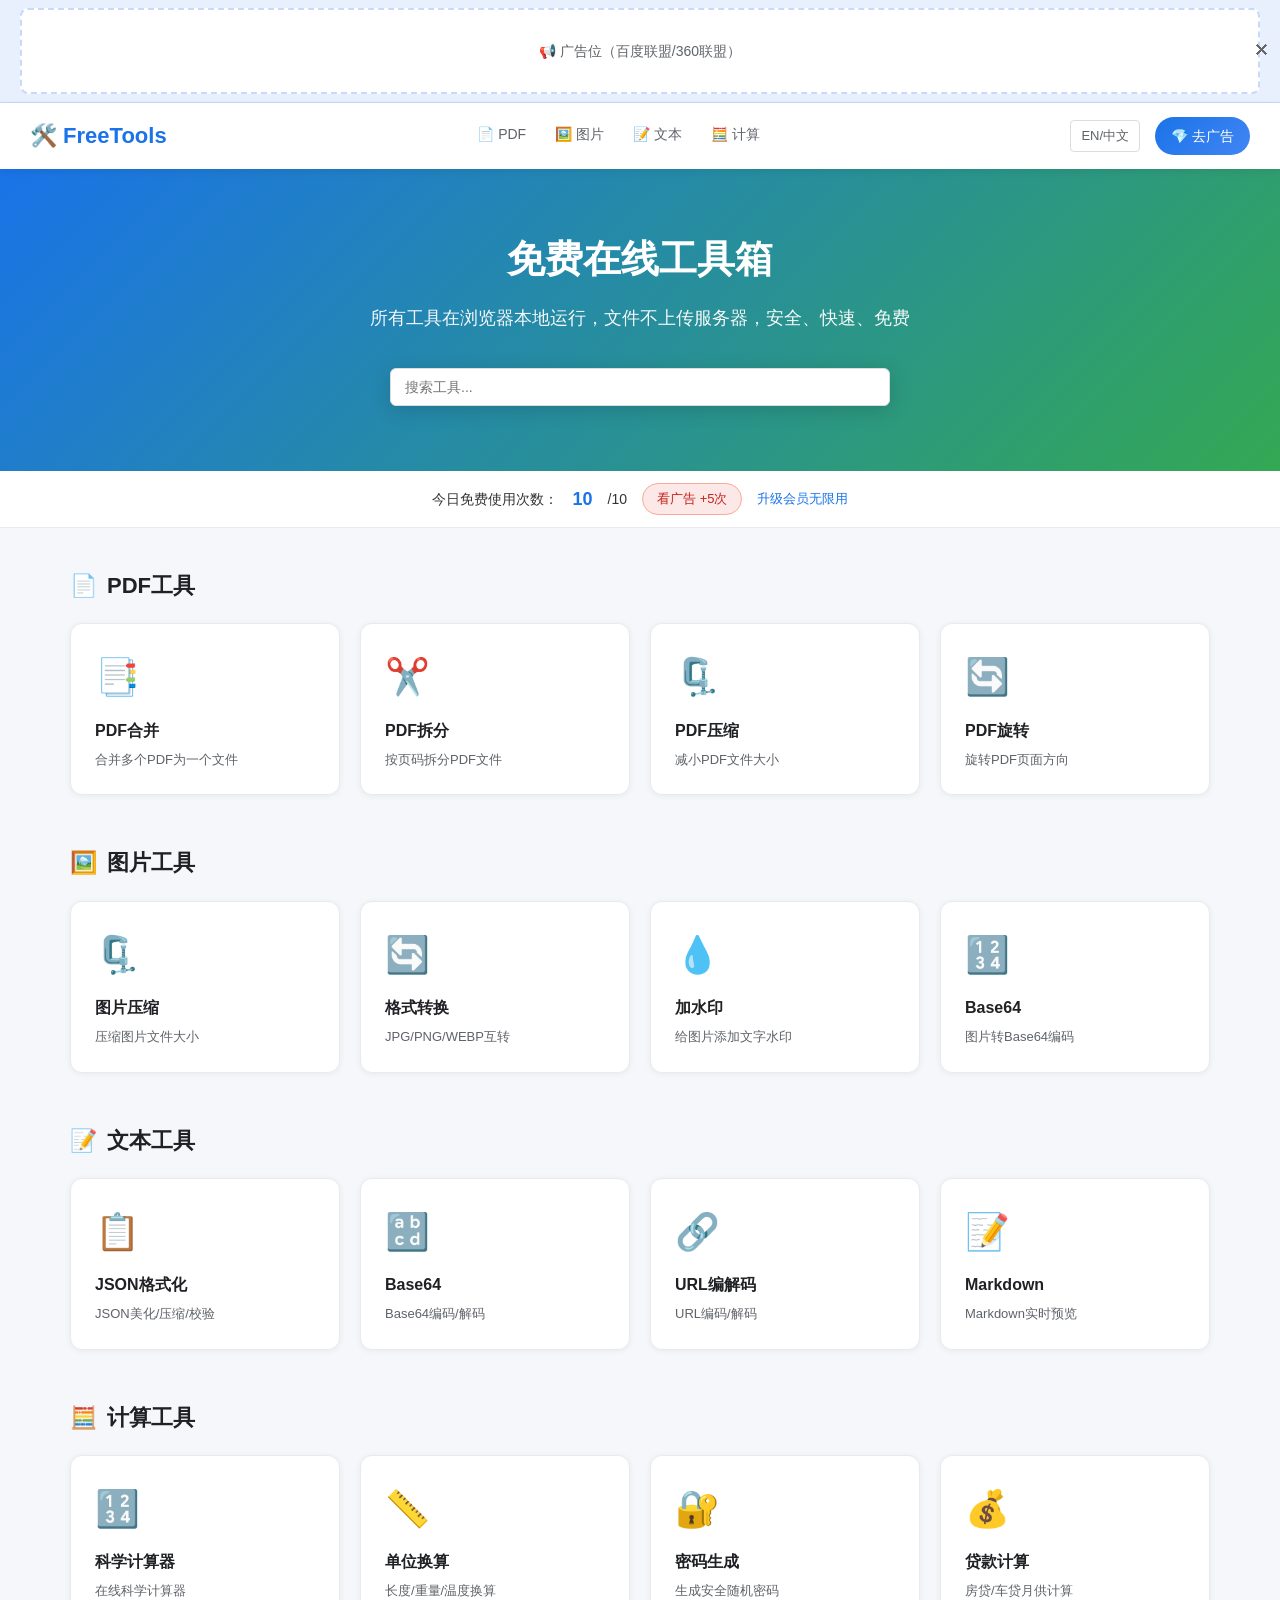
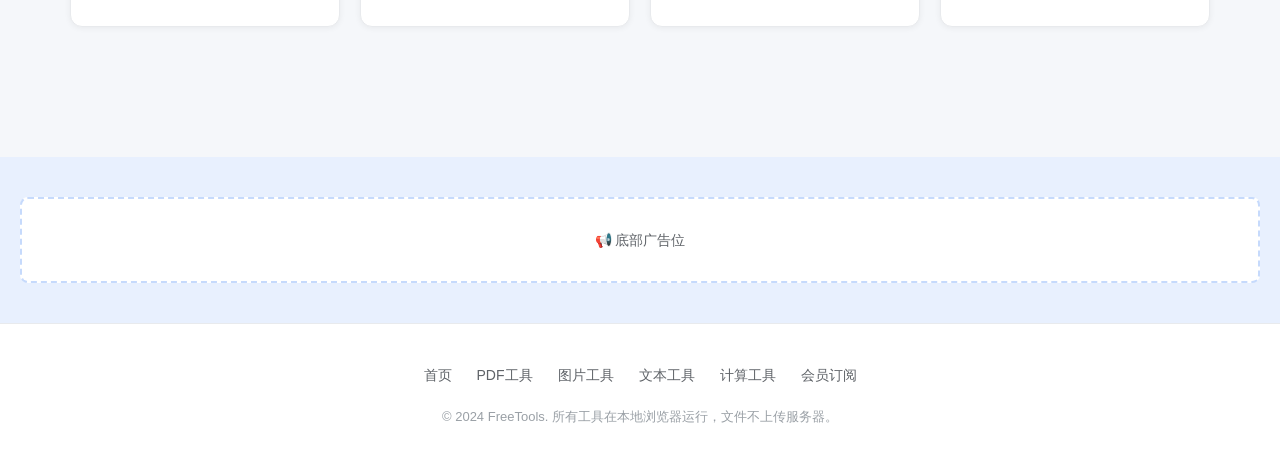
<file: index.html>
<!DOCTYPE html>
<html lang="zh-CN">
<head>
    <meta charset="UTF-8">
    <meta name="viewport" content="width=device-width, initial-scale=1.0">
    <title>FreeTools - 免费在线工具箱</title>
    <meta name="description" content="FreeTools - 免费在线PDF工具、图片工具、文本工具、计算工具，无需上传，浏览器本地处理，安全快速">
    <link rel="stylesheet" href="css/style.css">
    <link rel="icon" href="data:image/svg+xml,<svg xmlns='http://www.w3.org/2000/svg' viewBox='0 0 100 100'><text y='.9em' font-size='90'>🛠️</text></svg>">
</head>
<body>
    <!-- 顶部广告条 -->
    <div class="ad-banner-top" id="adTop">
        <div class="ad-placeholder">📢 广告位（百度联盟/360联盟）</div>
        <button class="ad-close" onclick="closeAd('adTop')">✕</button>
    </div>

    <!-- 导航栏 -->
    <nav class="navbar">
        <div class="nav-brand">
            <a href="index.html">🛠️ FreeTools</a>
        </div>
        <div class="nav-links">
            <a href="tools/pdf.html">📄 PDF</a>
            <a href="tools/image.html">🖼️ 图片</a>
            <a href="tools/text.html">📝 文本</a>
            <a href="tools/calc.html">🧮 计算</a>
        </div>
        <div class="nav-right">
            <span class="lang-switch" onclick="toggleLang()">EN/中文</span>
            <a href="subscribe.html" class="btn-premium">💎 去广告</a>
        </div>
    </nav>

    <!-- 英雄区 -->
    <header class="hero">
        <h1 data-i18n="heroTitle">免费在线工具箱</h1>
        <p data-i18n="heroDesc">所有工具在浏览器本地运行，文件不上传服务器，安全、快速、免费</p>
        <div class="search-box">
            <input type="text" id="toolSearch" placeholder="搜索工具..." data-i18n-placeholder="searchPlaceholder" onkeyup="searchTools()">
        </div>
    </header>

    <!-- 使用次数提示 -->
    <div class="usage-bar" id="usageBar">
        <span data-i18n="freeUsage">今日免费使用次数：</span>
        <span id="usageCount">10</span>/10
        <button class="btn-watch-ad" onclick="watchAd()" data-i18n="watchAd">看广告 +5次</button>
        <a href="subscribe.html" class="link-subscribe" data-i18n="upgrade">升级会员无限用</a>
    </div>

    <!-- 工具分类 -->
    <main class="tools-grid" id="toolsGrid">
        
        <div class="tool-category" data-category="pdf">
            <h2>📄 <span data-i18n="pdfTools">PDF工具</span></h2>
            <div class="tool-cards">
                <a href="tools/pdf.html?tool=merge" class="tool-card">
                    <div class="tool-icon">📑</div>
                    <div class="tool-name" data-i18n="pdfMerge">PDF合并</div>
                    <div class="tool-desc" data-i18n="pdfMergeDesc">合并多个PDF为一个文件</div>
                </a>
                <a href="tools/pdf.html?tool=split" class="tool-card">
                    <div class="tool-icon">✂️</div>
                    <div class="tool-name" data-i18n="pdfSplit">PDF拆分</div>
                    <div class="tool-desc" data-i18n="pdfSplitDesc">按页码拆分PDF文件</div>
                </a>
                <a href="tools/pdf.html?tool=compress" class="tool-card">
                    <div class="tool-icon">🗜️</div>
                    <div class="tool-name" data-i18n="pdfCompress">PDF压缩</div>
                    <div class="tool-desc" data-i18n="pdfCompressDesc">减小PDF文件大小</div>
                </a>
                <a href="tools/pdf.html?tool=rotate" class="tool-card">
                    <div class="tool-icon">🔄</div>
                    <div class="tool-name" data-i18n="pdfRotate">PDF旋转</div>
                    <div class="tool-desc" data-i18n="pdfRotateDesc">旋转PDF页面方向</div>
                </a>
            </div>
        </div>

        <div class="tool-category" data-category="image">
            <h2>🖼️ <span data-i18n="imageTools">图片工具</span></h2>
            <div class="tool-cards">
                <a href="tools/image.html?tool=compress" class="tool-card">
                    <div class="tool-icon">🗜️</div>
                    <div class="tool-name" data-i18n="imgCompress">图片压缩</div>
                    <div class="tool-desc" data-i18n="imgCompressDesc">压缩图片文件大小</div>
                </a>
                <a href="tools/image.html?tool=convert" class="tool-card">
                    <div class="tool-icon">🔄</div>
                    <div class="tool-name" data-i18n="imgConvert">格式转换</div>
                    <div class="tool-desc" data-i18n="imgConvertDesc">JPG/PNG/WEBP互转</div>
                </a>
                <a href="tools/image.html?tool=watermark" class="tool-card">
                    <div class="tool-icon">💧</div>
                    <div class="tool-name" data-i18n="imgWatermark">加水印</div>
                    <div class="tool-desc" data-i18n="imgWatermarkDesc">给图片添加文字水印</div>
                </a>
                <a href="tools/image.html?tool=base64" class="tool-card">
                    <div class="tool-icon">🔢</div>
                    <div class="tool-name" data-i18n="imgBase64">Base64</div>
                    <div class="tool-desc" data-i18n="imgBase64Desc">图片转Base64编码</div>
                </a>
            </div>
        </div>

        <div class="tool-category" data-category="text">
            <h2>📝 <span data-i18n="textTools">文本工具</span></h2>
            <div class="tool-cards">
                <a href="tools/text.html?tool=json" class="tool-card">
                    <div class="tool-icon">📋</div>
                    <div class="tool-name" data-i18n="textJson">JSON格式化</div>
                    <div class="tool-desc" data-i18n="textJsonDesc">JSON美化/压缩/校验</div>
                </a>
                <a href="tools/text.html?tool=base64" class="tool-card">
                    <div class="tool-icon">🔡</div>
                    <div class="tool-name" data-i18n="textBase64">Base64</div>
                    <div class="tool-desc" data-i18n="textBase64Desc">Base64编码/解码</div>
                </a>
                <a href="tools/text.html?tool=url" class="tool-card">
                    <div class="tool-icon">🔗</div>
                    <div class="tool-name" data-i18n="textUrl">URL编解码</div>
                    <div class="tool-desc" data-i18n="textUrlDesc">URL编码/解码</div>
                </a>
                <a href="tools/text.html?tool=markdown" class="tool-card">
                    <div class="tool-icon">📝</div>
                    <div class="tool-name" data-i18n="textMarkdown">Markdown</div>
                    <div class="tool-desc" data-i18n="textMarkdownDesc">Markdown实时预览</div>
                </a>
            </div>
        </div>

        <div class="tool-category" data-category="calc">
            <h2>🧮 <span data-i18n="calcTools">计算工具</span></h2>
            <div class="tool-cards">
                <a href="tools/calc.html?tool=calc" class="tool-card">
                    <div class="tool-icon">🔢</div>
                    <div class="tool-name" data-i18n="calc">科学计算器</div>
                    <div class="tool-desc" data-i18n="calcDesc">在线科学计算器</div>
                </a>
                <a href="tools/calc.html?tool=unit" class="tool-card">
                    <div class="tool-icon">📏</div>
                    <div class="tool-name" data-i18n="calcUnit">单位换算</div>
                    <div class="tool-desc" data-i18n="calcUnitDesc">长度/重量/温度换算</div>
                </a>
                <a href="tools/calc.html?tool=password" class="tool-card">
                    <div class="tool-icon">🔐</div>
                    <div class="tool-name" data-i18n="calcPassword">密码生成</div>
                    <div class="tool-desc" data-i18n="calcPasswordDesc">生成安全随机密码</div>
                </a>
                <a href="tools/calc.html?tool=loan" class="tool-card">
                    <div class="tool-icon">💰</div>
                    <div class="tool-name" data-i18n="calcLoan">贷款计算</div>
                    <div class="tool-desc" data-i18n="calcLoanDesc">房贷/车贷月供计算</div>
                </a>
            </div>
        </div>

    </main>

    <!-- 底部广告 -->
    <div class="ad-footer" id="adFooter">
        <div class="ad-placeholder">📢 底部广告位</div>
    </div>

    <!-- 页脚 -->
    <footer class="footer">
        <div class="footer-links">
            <a href="index.html">首页</a>
            <a href="tools/pdf.html">PDF工具</a>
            <a href="tools/image.html">图片工具</a>
            <a href="tools/text.html">文本工具</a>
            <a href="tools/calc.html">计算工具</a>
            <a href="subscribe.html">会员订阅</a>
        </div>
        <p>© 2024 FreeTools. <span data-i18n="footerText">所有工具在本地浏览器运行，文件不上传服务器。</span></p>
    </footer>

    <!-- 看广告弹窗 -->
    <div class="modal-overlay" id="adModal" style="display:none">
        <div class="modal">
            <h3 data-i18n="adModalTitle">观看广告获取使用次数</h3>
            <div class="ad-video-placeholder">
                <p data-i18n="adPlaying">广告播放中...</p>
                <div class="ad-timer">30</div>
            </div>
            <p data-i18n="adReward">观看完成后 +5 次使用次数</p>
            <button class="btn-secondary" onclick="closeAdModal()" data-i18n="skip">跳过（不获得奖励）</button>
        </div>
    </div>

    <script src="js/app.js"></script>
</body>
</html>
</file>
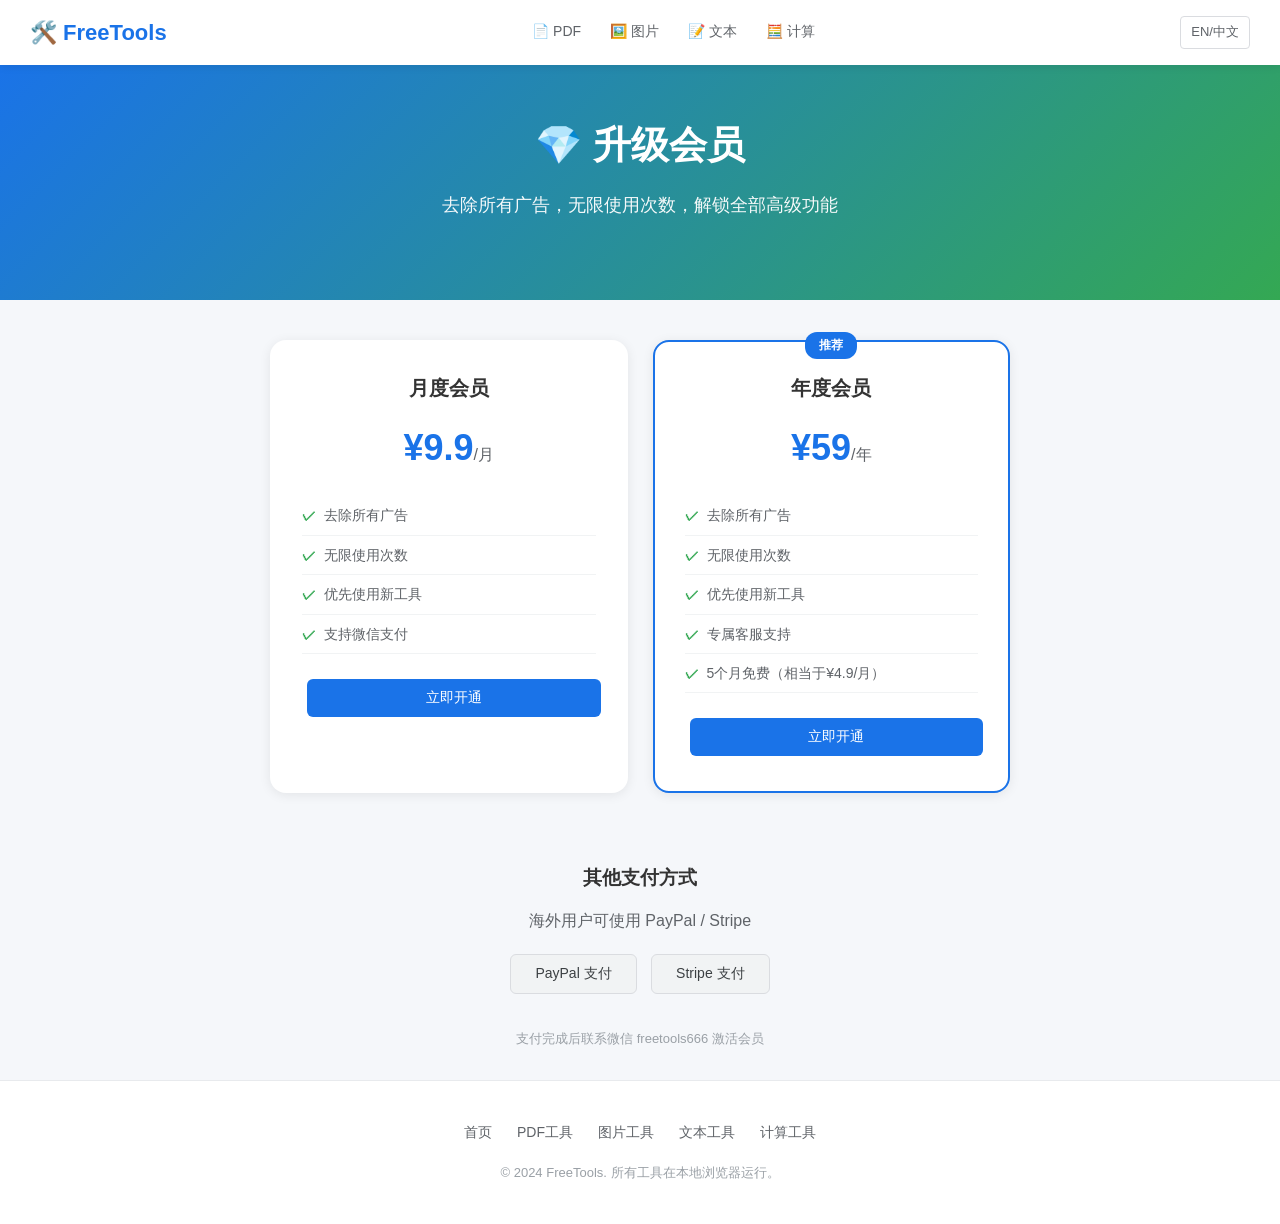
<file: subscribe.html>
<!DOCTYPE html>
<html lang="zh-CN">
<head>
    <meta charset="UTF-8">
    <meta name="viewport" content="width=device-width, initial-scale=1.0">
    <title>订阅会员 - FreeTools</title>
    <link rel="stylesheet" href="css/style.css">
</head>
<body>
    <nav class="navbar">
        <div class="nav-brand"><a href="index.html">🛠️ FreeTools</a></div>
        <div class="nav-links">
            <a href="tools/pdf.html">📄 PDF</a>
            <a href="tools/image.html">🖼️ 图片</a>
            <a href="tools/text.html">📝 文本</a>
            <a href="tools/calc.html">🧮 计算</a>
        </div>
        <div class="nav-right">
            <span class="lang-switch" onclick="toggleLang()">EN/中文</span>
        </div>
    </nav>

    <div class="hero" style="padding: 50px 30px;">
        <h1>💎 升级会员</h1>
        <p>去除所有广告，无限使用次数，解锁全部高级功能</p>
    </div>

    <div class="pricing-cards">
        <div class="pricing-card">
            <h3>月度会员</h3>
            <div class="price">¥9.9<span>/月</span></div>
            <ul>
                <li>去除所有广告</li>
                <li>无限使用次数</li>
                <li>优先使用新工具</li>
                <li>支持微信支付</li>
            </ul>
            <button class="btn btn-primary" style="width:100%" onclick="alert('请添加微信：freetools666 完成支付开通')">立即开通</button>
        </div>
        <div class="pricing-card featured">
            <h3>年度会员</h3>
            <div class="price">¥59<span>/年</span></div>
            <ul>
                <li>去除所有广告</li>
                <li>无限使用次数</li>
                <li>优先使用新工具</li>
                <li>专属客服支持</li>
                <li>5个月免费（相当于¥4.9/月）</li>
            </ul>
            <button class="btn btn-primary" style="width:100%" onclick="alert('请添加微信：freetools666 完成支付开通')">立即开通</button>
        </div>
    </div>

    <div class="tool-page" style="text-align:center; max-width:600px;">
        <h3>其他支付方式</h3>
        <p style="color:#5f6368; margin:15px 0;">海外用户可使用 PayPal / Stripe</p>
        <button class="btn btn-secondary" onclick="alert('PayPal支付链接：即将接入')">PayPal 支付</button>
        <button class="btn btn-secondary" onclick="alert('Stripe支付链接：即将接入')">Stripe 支付</button>
        <p style="margin-top:30px; font-size:13px; color:#9aa0a6;">支付完成后联系微信 freetools666 激活会员</p>
    </div>

    <footer class="footer">
        <div class="footer-links">
            <a href="index.html">首页</a>
            <a href="tools/pdf.html">PDF工具</a>
            <a href="tools/image.html">图片工具</a>
            <a href="tools/text.html">文本工具</a>
            <a href="tools/calc.html">计算工具</a>
        </div>
        <p>© 2024 FreeTools. 所有工具在本地浏览器运行。</p>
    </footer>
    <script src="js/app.js"></script>
</body>
</html>
</file>
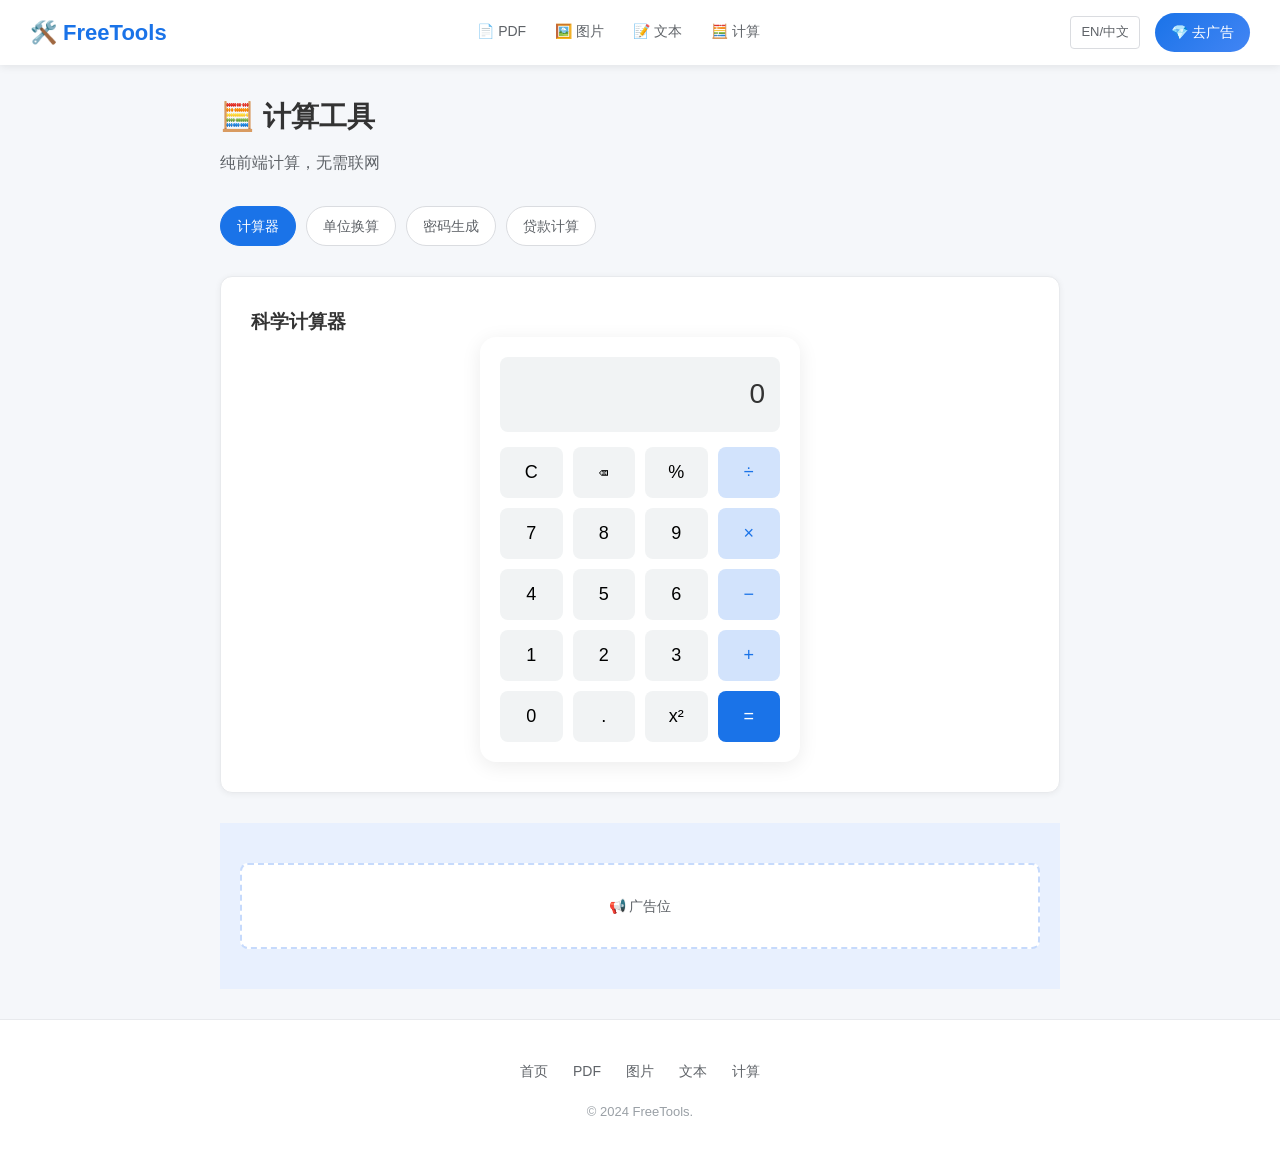
<file: tools/calc.html>
<!DOCTYPE html>
<html lang="zh-CN">
<head>
    <meta charset="UTF-8">
    <meta name="viewport" content="width=device-width, initial-scale=1.0">
    <title>计算工具 - FreeTools</title>
    <link rel="stylesheet" href="../css/style.css">
</head>
<body>
    <nav class="navbar">
        <div class="nav-brand"><a href="../index.html">🛠️ FreeTools</a></div>
        <div class="nav-links">
            <a href="pdf.html">📄 PDF</a>
            <a href="image.html">🖼️ 图片</a>
            <a href="text.html">📝 文本</a>
            <a href="calc.html" class="active">🧮 计算</a>
        </div>
        <div class="nav-right">
            <span class="lang-switch" onclick="toggleLang()">EN/中文</span>
            <a href="../subscribe.html" class="btn-premium">💎 去广告</a>
        </div>
    </nav>

    <div class="tool-page">
        <h1>🧮 计算工具</h1>
        <p class="subtitle">纯前端计算，无需联网</p>

        <div class="tool-nav">
            <a href="#calc" class="active" onclick="switchTab('calc')">计算器</a>
            <a href="#unit" onclick="switchTab('unit')">单位换算</a>
            <a href="#password" onclick="switchTab('password')">密码生成</a>
            <a href="#loan" onclick="switchTab('loan')">贷款计算</a>
        </div>

        <!-- Calculator -->
        <div id="calc" class="tool-workspace">
            <h3>科学计算器</h3>
            <div class="calculator">
                <div class="calc-display" id="calcDisplay">0</div>
                <div class="calc-buttons">
                    <button class="calc-btn" onclick="calcClear()">C</button>
                    <button class="calc-btn" onclick="calcBack()">⌫</button>
                    <button class="calc-btn" onclick="calcOp('%')">%</button>
                    <button class="calc-btn op" onclick="calcOp('/')">÷</button>
                    <button class="calc-btn" onclick="calcNum('7')">7</button>
                    <button class="calc-btn" onclick="calcNum('8')">8</button>
                    <button class="calc-btn" onclick="calcNum('9')">9</button>
                    <button class="calc-btn op" onclick="calcOp('*')">×</button>
                    <button class="calc-btn" onclick="calcNum('4')">4</button>
                    <button class="calc-btn" onclick="calcNum('5')">5</button>
                    <button class="calc-btn" onclick="calcNum('6')">6</button>
                    <button class="calc-btn op" onclick="calcOp('-')">−</button>
                    <button class="calc-btn" onclick="calcNum('1')">1</button>
                    <button class="calc-btn" onclick="calcNum('2')">2</button>
                    <button class="calc-btn" onclick="calcNum('3')">3</button>
                    <button class="calc-btn op" onclick="calcOp('+')">+</button>
                    <button class="calc-btn" onclick="calcNum('0')">0</button>
                    <button class="calc-btn" onclick="calcNum('.')">.</button>
                    <button class="calc-btn" onclick="calcOp('**')">x²</button>
                    <button class="calc-btn eq" onclick="calcEqual()">=</button>
                </div>
            </div>
        </div>

        <!-- Unit Converter -->
        <div id="unit" class="tool-workspace hidden">
            <h3>单位换算</h3>
            <div style="display:grid; grid-template-columns:1fr 1fr; gap:20px; margin-bottom:20px;">
                <div>
                    <label>类型</label>
                    <select id="unitType" onchange="updateUnitOptions()">
                        <option value="length">长度</option>
                        <option value="weight">重量</option>
                        <option value="temperature">温度</option>
                        <option value="area">面积</option>
                        <option value="volume">体积</option>
                    </select>
                </div>
            </div>
            <div style="display:grid; grid-template-columns:1fr auto 1fr; gap:15px; align-items:end;">
                <div>
                    <label>从</label>
                    <input type="number" id="unitFromVal" value="1" oninput="convertUnit()">
                    <select id="unitFrom" onchange="convertUnit()"></select>
                </div>
                <div style="text-align:center; font-size:24px; padding-bottom:10px;">⇄</div>
                <div>
                    <label>到</label>
                    <input type="number" id="unitToVal" readonly>
                    <select id="unitTo" onchange="convertUnit()"></select>
                </div>
            </div>
        </div>

        <!-- Password -->
        <div id="password" class="tool-workspace hidden">
            <h3>密码生成器</h3>
            <div style="margin-bottom:20px;">
                <label>长度：<input type="range" id="pwdLength" min="6" max="32" value="12" oninput="document.getElementById('pwdLenVal').textContent=this.value"></label>
                <span id="pwdLenVal">12</span>
            </div>
            <div style="margin-bottom:20px;">
                <label><input type="checkbox" id="pwdUpper" checked> 大写字母 (A-Z)</label><br>
                <label><input type="checkbox" id="pwdLower" checked> 小写字母 (a-z)</label><br>
                <label><input type="checkbox" id="pwdNumber" checked> 数字 (0-9)</label><br>
                <label><input type="checkbox" id="pwdSymbol"> 特殊符号 (!@#$)</label>
            </div>
            <div style="display:flex; gap:10px; margin-bottom:20px;">
                <input type="text" id="pwdOutput" readonly style="font-family:monospace; font-size:18px; letter-spacing:2px;">
                <button class="btn btn-primary" onclick="generatePassword()">生成</button>
                <button class="btn btn-secondary" onclick="copyText(document.getElementById('pwdOutput').value)">复制</button>
            </div>
        </div>

        <!-- Loan -->
        <div id="loan" class="tool-workspace hidden">
            <h3>贷款计算器</h3>
            <div style="display:grid; grid-template-columns:1fr 1fr; gap:20px;">
                <div>
                    <label>贷款金额（万元）</label>
                    <input type="number" id="loanAmount" value="100">
                </div>
                <div>
                    <label>年利率 (%)</label>
                    <input type="number" id="loanRate" value="3.5" step="0.1">
                </div>
                <div>
                    <label>贷款期限（年）</label>
                    <input type="number" id="loanYears" value="30">
                </div>
                <div>
                    <label>还款方式</label>
                    <select id="loanType">
                        <option value="equal">等额本息</option>
                        <option value="principal">等额本金</option>
                    </select>
                </div>
            </div>
            <button class="btn btn-primary" style="margin-top:20px;" onclick="calculateLoan()">计算</button>
            <div id="loanResult" class="result-area" style="margin-top:20px;"><pre>输入参数后点击计算</pre></div>
        </div>

        <div class="ad-footer" style="margin-top:30px;">
            <div class="ad-placeholder">📢 广告位</div>
        </div>
    </div>

    <footer class="footer">
        <div class="footer-links">
            <a href="../index.html">首页</a><a href="pdf.html">PDF</a><a href="image.html">图片</a><a href="text.html">文本</a><a href="calc.html">计算</a>
        </div>
        <p>© 2024 FreeTools.</p>
    </footer>

    <script src="../js/app.js"></script>
    <script>
    function switchTab(id) {
        document.querySelectorAll('.tool-workspace').forEach(el => el.classList.add('hidden'));
        document.getElementById(id).classList.remove('hidden');
        document.querySelectorAll('.tool-nav a').forEach(a => a.classList.remove('active'));
        event.target.classList.add('active');
    }

    // Calculator
    let calcExpr = '';
    function calcNum(n) { calcExpr += n; document.getElementById('calcDisplay').textContent = calcExpr || '0'; }
    function calcOp(op) { if(calcExpr) calcExpr += op; document.getElementById('calcDisplay').textContent = calcExpr || '0'; }
    function calcClear() { calcExpr = ''; document.getElementById('calcDisplay').textContent = '0'; }
    function calcBack() { calcExpr = calcExpr.slice(0,-1); document.getElementById('calcDisplay').textContent = calcExpr || '0'; }
    function calcEqual() { try { const r = Function('"use strict"; return (' + calcExpr + ')')(); document.getElementById('calcDisplay').textContent = r; calcExpr = String(r); } catch(e) { document.getElementById('calcDisplay').textContent = 'Error'; } }

    // Unit Converter
    const units = {
        length: {m:1, cm:0.01, mm:0.001, km:1000, in:0.0254, ft:0.3048, yd:0.9144, mi:1609.34},
        weight: {kg:1, g:0.001, mg:0.000001, t:1000, lb:0.453592, oz:0.0283495},
        temperature: {C:'t', F:'t', K:'t'},
        area: {m2:1, cm2:0.0001, km2:1000000, ha:10000, acre:4046.86, ft2:0.092903},
        volume: {l:1, ml:0.001, m3:1000, gal:3.78541, 'fl oz':0.0295735}
    };
    function updateUnitOptions() {
        const type = document.getElementById('unitType').value;
        const opts = Object.keys(units[type]).map(k => '<option value="' + k + '">' + k + '</option>').join('');
        document.getElementById('unitFrom').innerHTML = opts;
        document.getElementById('unitTo').innerHTML = opts;
        document.getElementById('unitTo').selectedIndex = 1;
        convertUnit();
    }
    function convertUnit() {
        const type = document.getElementById('unitType').value;
        const from = document.getElementById('unitFrom').value;
        const to = document.getElementById('unitTo').value;
        const val = parseFloat(document.getElementById('unitFromVal').value) || 0;
        let result = 0;
        if (type === 'temperature') {
            let c = val;
            if (from === 'F') c = (val - 32) * 5/9;
            if (from === 'K') c = val - 273.15;
            if (to === 'F') result = c * 9/5 + 32;
            else if (to === 'K') result = c + 273.15;
            else result = c;
        } else {
            result = val * units[type][from] / units[type][to];
        }
        document.getElementById('unitToVal').value = result.toFixed(4).replace(/\.?0+$/,'');
    }
    updateUnitOptions();

    // Password
    function generatePassword() {
        const len = parseInt(document.getElementById('pwdLength').value);
        let chars = '';
        if (document.getElementById('pwdLower').checked) chars += 'abcdefghijklmnopqrstuvwxyz';
        if (document.getElementById('pwdUpper').checked) chars += 'ABCDEFGHIJKLMNOPQRSTUVWXYZ';
        if (document.getElementById('pwdNumber').checked) chars += '0123456789';
        if (document.getElementById('pwdSymbol').checked) chars += '!@#$%^&*()_+-=[]{}|;:,.<>?';
        if (!chars) { alert('至少选择一种字符类型'); return; }
        let pwd = '';
        for (let i = 0; i < len; i++) pwd += chars.charAt(Math.floor(Math.random() * chars.length));
        document.getElementById('pwdOutput').value = pwd;
    }
    generatePassword();

    // Loan
    function calculateLoan() {
        if (!consumeUse()) return;
        const amount = parseFloat(document.getElementById('loanAmount').value) * 10000;
        const rate = parseFloat(document.getElementById('loanRate').value) / 100 / 12;
        const months = parseInt(document.getElementById('loanYears').value) * 12;
        const type = document.getElementById('loanType').value;
        let result = '';
        if (type === 'equal') {
            const pmt = amount * rate * Math.pow(1 + rate, months) / (Math.pow(1 + rate, months) - 1);
            const total = pmt * months;
            const interest = total - amount;
            result = '月供：' + pmt.toFixed(2) + ' 元\n总还款：' + total.toFixed(2) + ' 元\n总利息：' + interest.toFixed(2) + ' 元';
        } else {
            const base = amount / months;
            let total = 0, interest = 0;
            for (let i = 0; i < months; i++) {
                const pmt = base + (amount - base * i) * rate;
                total += pmt;
            }
            interest = total - amount;
            result = '首月还款：' + (base + amount * rate).toFixed(2) + ' 元\n每月递减约：' + (base * rate).toFixed(2) + ' 元\n总还款：' + total.toFixed(2) + ' 元\n总利息：' + interest.toFixed(2) + ' 元';
        }
        document.getElementById('loanResult').innerHTML = '<pre>' + result + '</pre>';
    }
    </script>
</body>
</html>
</file>
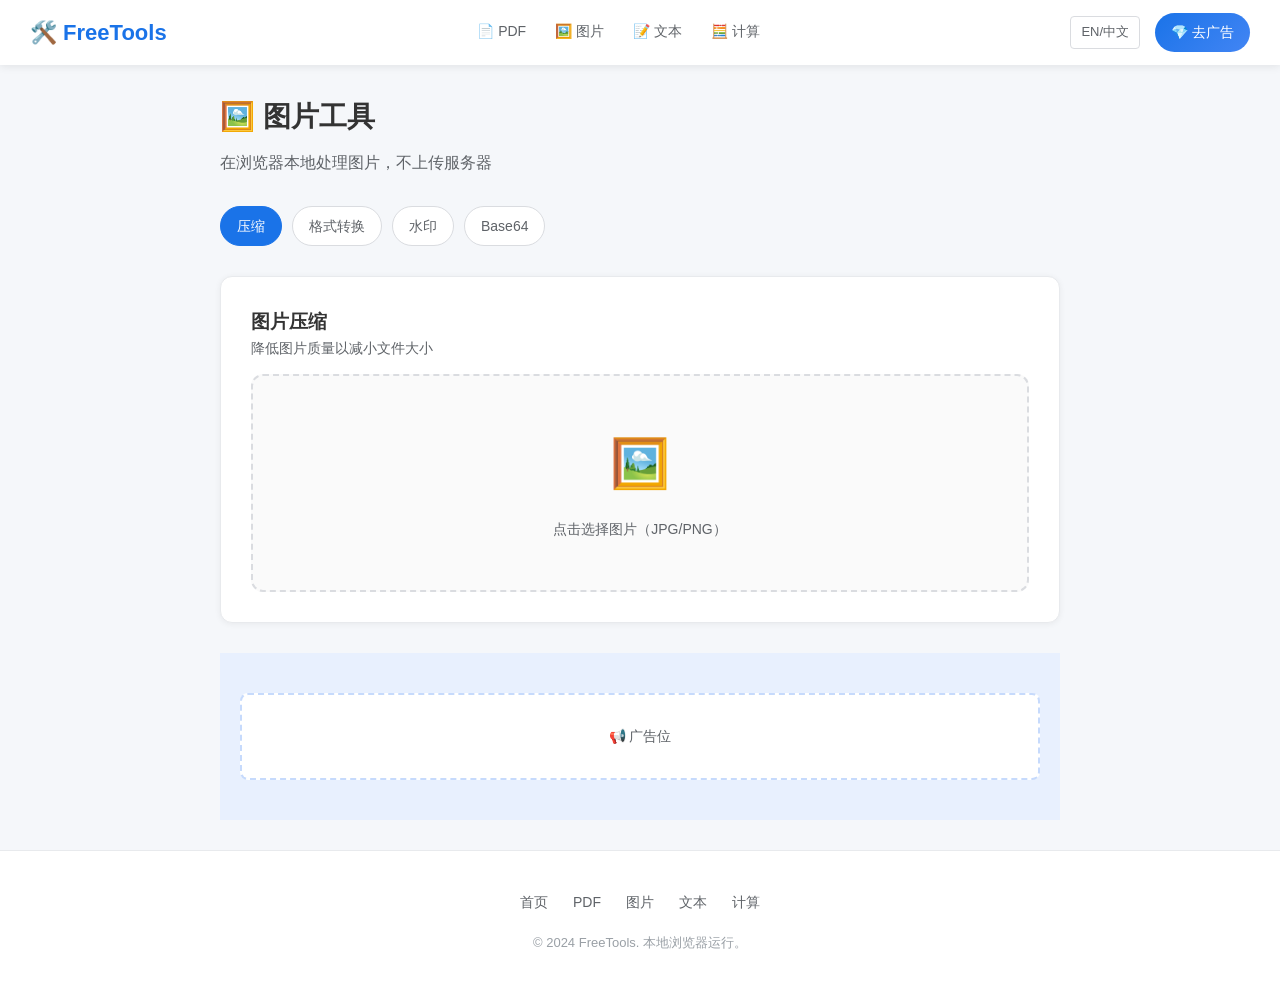
<file: tools/image.html>
<!DOCTYPE html>
<html lang="zh-CN">
<head>
    <meta charset="UTF-8">
    <meta name="viewport" content="width=device-width, initial-scale=1.0">
    <title>图片工具 - FreeTools</title>
    <link rel="stylesheet" href="../css/style.css">
</head>
<body>
    <nav class="navbar">
        <div class="nav-brand"><a href="../index.html">🛠️ FreeTools</a></div>
        <div class="nav-links">
            <a href="pdf.html">📄 PDF</a>
            <a href="image.html" class="active">🖼️ 图片</a>
            <a href="text.html">📝 文本</a>
            <a href="calc.html">🧮 计算</a>
        </div>
        <div class="nav-right">
            <span class="lang-switch" onclick="toggleLang()">EN/中文</span>
            <a href="../subscribe.html" class="btn-premium">💎 去广告</a>
        </div>
    </nav>

    <div class="tool-page">
        <h1>🖼️ 图片工具</h1>
        <p class="subtitle">在浏览器本地处理图片，不上传服务器</p>

        <div class="tool-nav">
            <a href="#compress" class="active" onclick="switchTab('compress')">压缩</a>
            <a href="#convert" onclick="switchTab('convert')">格式转换</a>
            <a href="#watermark" onclick="switchTab('watermark')">水印</a>
            <a href="#base64" onclick="switchTab('base64')">Base64</a>
        </div>

        <!-- 压缩 -->
        <div id="compress" class="tool-workspace">
            <h3>图片压缩</h3>
            <p style="color:#5f6368; font-size:14px; margin-bottom:15px;">降低图片质量以减小文件大小</p>
            <div class="upload-zone" onclick="document.getElementById('imgCompressInput').click()">
                <div class="icon">🖼️</div>
                <p>点击选择图片（JPG/PNG）</p>
                <input type="file" id="imgCompressInput" accept="image/*" onchange="handleImgCompress(this)">
            </div>
            <div id="imgCompressControls" class="hidden" style="margin-top:15px;">
                <label>压缩质量：<input type="range" id="imgQuality" min="10" max="100" value="70" oninput="document.getElementById('imgQualityVal').textContent=this.value+'%'"></label>
                <span id="imgQualityVal">70%</span>
                <br><br>
                <img id="imgPreview" style="max-width:100%; max-height:200px; border-radius:8px; margin:10px 0;">
                <br>
                <button class="btn btn-primary" onclick="doImgCompress()">压缩并下载</button>
            </div>
        </div>

        <!-- 转换 -->
        <div id="convert" class="tool-workspace hidden">
            <h3>格式转换</h3>
            <p style="color:#5f6368; font-size:14px; margin-bottom:15px;">JPG/PNG/WEBP 互转</p>
            <div class="upload-zone" onclick="document.getElementById('imgConvertInput').click()">
                <div class="icon">🖼️</div>
                <p>点击选择图片</p>
                <input type="file" id="imgConvertInput" accept="image/*" onchange="handleImgConvert(this)">
            </div>
            <div id="imgConvertControls" class="hidden" style="margin-top:15px;">
                <label>目标格式：</label>
                <select id="convertFormat">
                    <option value="image/jpeg">JPEG</option>
                    <option value="image/png">PNG</option>
                    <option value="image/webp">WEBP</option>
                </select>
                <br><br>
                <img id="imgConvertPreview" style="max-width:100%; max-height:200px; border-radius:8px; margin:10px 0;">
                <br>
                <button class="btn btn-primary" onclick="doImgConvert()">转换并下载</button>
            </div>
        </div>

        <!-- 水印 -->
        <div id="watermark" class="tool-workspace hidden">
            <h3>添加水印</h3>
            <p style="color:#5f6368; font-size:14px; margin-bottom:15px;">在图片上添加文字水印</p>
            <div class="upload-zone" onclick="document.getElementById('imgWatermarkInput').click()">
                <div class="icon">🖼️</div>
                <p>点击选择图片</p>
                <input type="file" id="imgWatermarkInput" accept="image/*" onchange="handleImgWatermark(this)">
            </div>
            <div id="imgWatermarkControls" class="hidden" style="margin-top:15px;">
                <label>水印文字：<input type="text" id="watermarkText" value="FreeTools" style="width:auto;"></label>
                <label>字体大小：<input type="number" id="watermarkSize" value="40" style="width:80px;"></label>
                <label>透明度：<input type="range" id="watermarkOpacity" min="10" max="100" value="50"></label>
                <br><br>
                <canvas id="watermarkCanvas" style="max-width:100%; border-radius:8px; margin:10px 0;"></canvas>
                <br>
                <button class="btn btn-primary" onclick="doImgWatermark()">下载带水印图片</button>
            </div>
        </div>

        <!-- Base64 -->
        <div id="base64" class="tool-workspace hidden">
            <h3>图片转 Base64</h3>
            <p style="color:#5f6368; font-size:14px; margin-bottom:15px;">将图片编码为 Base64 字符串</p>
            <div class="upload-zone" onclick="document.getElementById('imgBase64Input').click()">
                <div class="icon">🖼️</div>
                <p>点击选择图片</p>
                <input type="file" id="imgBase64Input" accept="image/*" onchange="handleImgBase64(this)">
            </div>
            <div id="imgBase64Result" class="hidden" style="margin-top:15px;">
                <textarea id="base64Output" readonly style="min-height:120px; font-size:12px;"></textarea>
                <button class="btn btn-secondary" onclick="copyText(document.getElementById('base64Output').value)">复制</button>
            </div>
        </div>

        <div class="ad-footer" style="margin-top:30px;">
            <div class="ad-placeholder">📢 广告位</div>
        </div>
    </div>

    <footer class="footer">
        <div class="footer-links">
            <a href="../index.html">首页</a><a href="pdf.html">PDF</a><a href="image.html">图片</a><a href="text.html">文本</a><a href="calc.html">计算</a>
        </div>
        <p>© 2024 FreeTools. 本地浏览器运行。</p>
    </footer>

    <script src="../js/app.js"></script>
    <script>
    let compressImgSrc = null;
    let convertImgSrc = null;
    let watermarkImgSrc = null;
    let watermarkImgObj = null;

    function switchTab(id) {
        document.querySelectorAll('.tool-workspace').forEach(el => el.classList.add('hidden'));
        document.getElementById(id).classList.remove('hidden');
        document.querySelectorAll('.tool-nav a').forEach(a => a.classList.remove('active'));
        event.target.classList.add('active');
    }

    // Compress
    async function handleImgCompress(input) {
        if (!consumeUse()) return;
        const file = input.files[0]; if (!file) return;
        compressImgSrc = await readFileAsDataURL(file);
        document.getElementById('imgPreview').src = compressImgSrc;
        document.getElementById('imgCompressControls').classList.remove('hidden');
    }
    function doImgCompress() {
        const img = new Image();
        img.onload = () => {
            const canvas = document.createElement('canvas');
            canvas.width = img.width; canvas.height = img.height;
            const ctx = canvas.getContext('2d');
            ctx.drawImage(img, 0, 0);
            const q = document.getElementById('imgQuality').value / 100;
            canvas.toBlob(blob => downloadFile(blob, 'compressed.jpg'), 'image/jpeg', q);
        };
        img.src = compressImgSrc;
    }

    // Convert
    async function handleImgConvert(input) {
        if (!consumeUse()) return;
        const file = input.files[0]; if (!file) return;
        convertImgSrc = await readFileAsDataURL(file);
        document.getElementById('imgConvertPreview').src = convertImgSrc;
        document.getElementById('imgConvertControls').classList.remove('hidden');
    }
    function doImgConvert() {
        const format = document.getElementById('convertFormat').value;
        const ext = format.split('/')[1];
        const img = new Image();
        img.onload = () => {
            const canvas = document.createElement('canvas');
            canvas.width = img.width; canvas.height = img.height;
            const ctx = canvas.getContext('2d');
            if (ext === 'png') ctx.clearRect(0,0,canvas.width,canvas.height);
            ctx.drawImage(img, 0, 0);
            canvas.toBlob(blob => downloadFile(blob, 'converted.'+ext), format);
        };
        img.src = convertImgSrc;
    }

    // Watermark
    async function handleImgWatermark(input) {
        if (!consumeUse()) return;
        const file = input.files[0]; if (!file) return;
        watermarkImgSrc = await readFileAsDataURL(file);
        watermarkImgObj = new Image();
        watermarkImgObj.onload = () => drawWatermark();
        watermarkImgObj.src = watermarkImgSrc;
        document.getElementById('imgWatermarkControls').classList.remove('hidden');
        ['watermarkText','watermarkSize','watermarkOpacity'].forEach(id => {
            document.getElementById(id).addEventListener('input', drawWatermark);
        });
    }
    function drawWatermark() {
        if (!watermarkImgObj) return;
        const canvas = document.getElementById('watermarkCanvas');
        canvas.width = watermarkImgObj.width; canvas.height = watermarkImgObj.height;
        const ctx = canvas.getContext('2d');
        ctx.drawImage(watermarkImgObj, 0, 0);
        ctx.font = document.getElementById('watermarkSize').value + 'px sans-serif';
        ctx.fillStyle = 'rgba(255,255,255,' + document.getElementById('watermarkOpacity').value/100 + ')';
        ctx.textAlign = 'right';
        ctx.fillText(document.getElementById('watermarkText').value, canvas.width-20, canvas.height-20);
    }
    function doImgWatermark() {
        const canvas = document.getElementById('watermarkCanvas');
        canvas.toBlob(blob => downloadFile(blob, 'watermarked.png'));
    }

    // Base64
    async function handleImgBase64(input) {
        if (!consumeUse()) return;
        const file = input.files[0]; if (!file) return;
        const data = await readFileAsDataURL(file);
        document.getElementById('base64Output').value = data;
        document.getElementById('imgBase64Result').classList.remove('hidden');
    }
    </script>
</body>
</html>
</file>
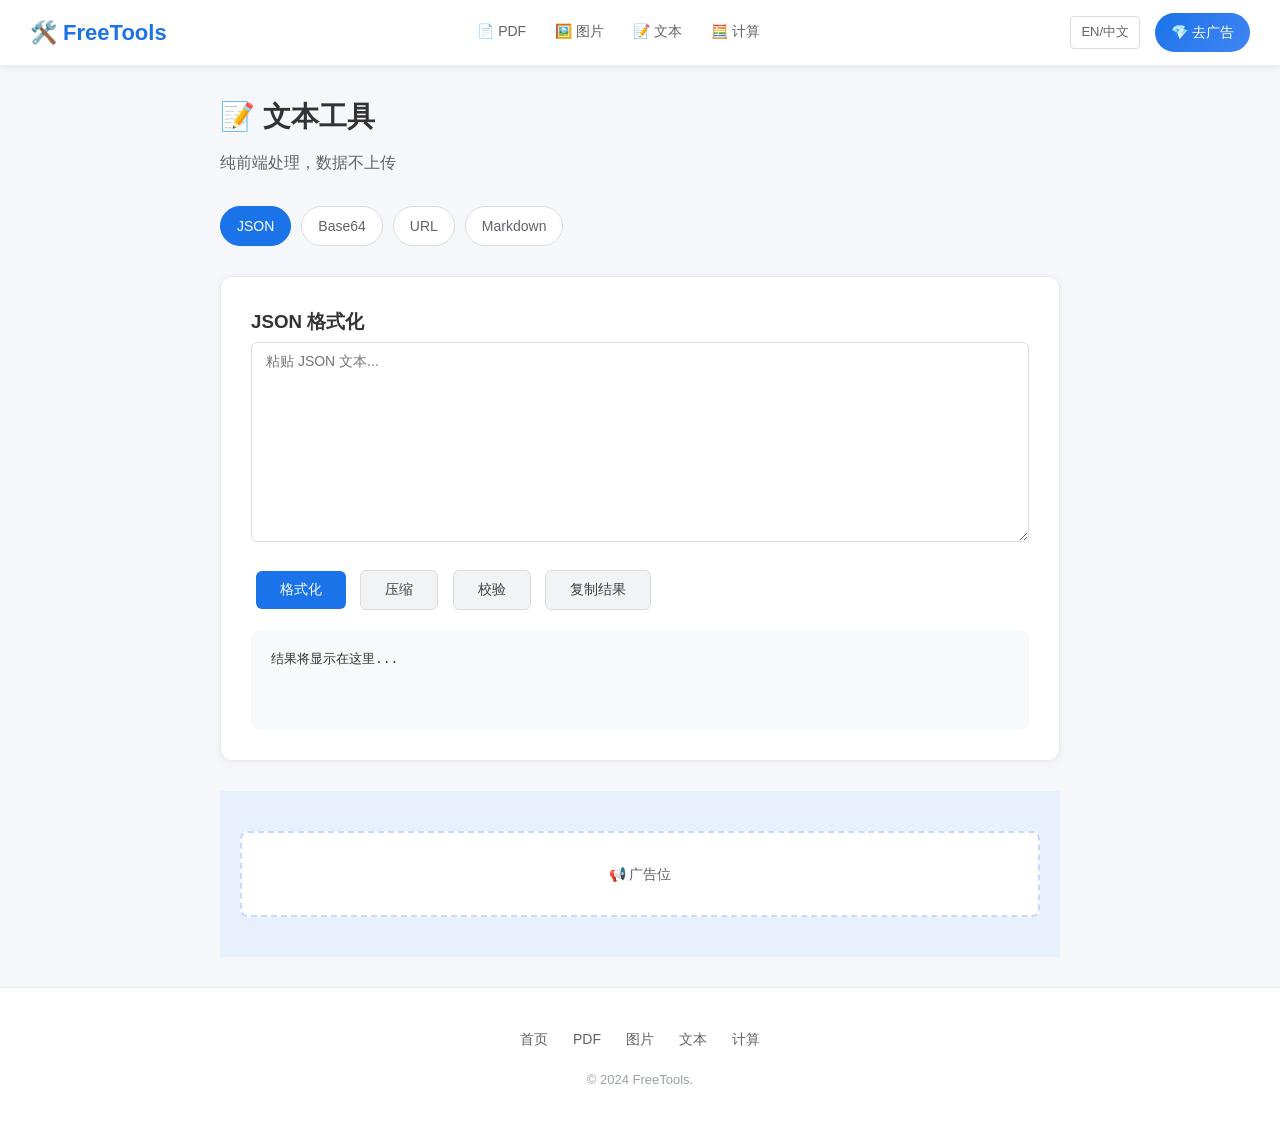
<file: tools/text.html>
<!DOCTYPE html>
<html lang="zh-CN">
<head>
    <meta charset="UTF-8">
    <meta name="viewport" content="width=device-width, initial-scale=1.0">
    <title>文本工具 - FreeTools</title>
    <link rel="stylesheet" href="../css/style.css">
</head>
<body>
    <nav class="navbar">
        <div class="nav-brand"><a href="../index.html">🛠️ FreeTools</a></div>
        <div class="nav-links">
            <a href="pdf.html">📄 PDF</a>
            <a href="image.html">🖼️ 图片</a>
            <a href="text.html" class="active">📝 文本</a>
            <a href="calc.html">🧮 计算</a>
        </div>
        <div class="nav-right">
            <span class="lang-switch" onclick="toggleLang()">EN/中文</span>
            <a href="../subscribe.html" class="btn-premium">💎 去广告</a>
        </div>
    </nav>

    <div class="tool-page">
        <h1>📝 文本工具</h1>
        <p class="subtitle">纯前端处理，数据不上传</p>

        <div class="tool-nav">
            <a href="#json" class="active" onclick="switchTab('json')">JSON</a>
            <a href="#base64" onclick="switchTab('base64')">Base64</a>
            <a href="#url" onclick="switchTab('url')">URL</a>
            <a href="#markdown" onclick="switchTab('markdown')">Markdown</a>
        </div>

        <!-- JSON -->
        <div id="json" class="tool-workspace">
            <h3>JSON 格式化</h3>
            <textarea id="jsonInput" placeholder="粘贴 JSON 文本..."></textarea>
            <div style="margin-top:10px;">
                <button class="btn btn-primary" onclick="formatJSON()">格式化</button>
                <button class="btn btn-secondary" onclick="minifyJSON()">压缩</button>
                <button class="btn btn-secondary" onclick="validateJSON()">校验</button>
                <button class="btn btn-secondary" onclick="copyText(document.getElementById('jsonOutput').textContent)">复制结果</button>
            </div>
            <div id="jsonOutput" class="result-area" style="margin-top:15px;"><pre>结果将显示在这里...</pre></div>
        </div>

        <!-- Base64 -->
        <div id="base64" class="tool-workspace hidden">
            <h3>Base64 编码/解码</h3>
            <textarea id="b64Input" placeholder="输入文本..."></textarea>
            <div style="margin-top:10px;">
                <button class="btn btn-primary" onclick="encodeB64()">编码</button>
                <button class="btn btn-primary" onclick="decodeB64()">解码</button>
                <button class="btn btn-secondary" onclick="copyText(document.getElementById('b64Output').textContent)">复制</button>
            </div>
            <div id="b64Output" class="result-area" style="margin-top:15px;"><pre>结果将显示在这里...</pre></div>
        </div>

        <!-- URL -->
        <div id="url" class="tool-workspace hidden">
            <h3>URL 编码/解码</h3>
            <textarea id="urlInput" placeholder="输入URL或文本..."></textarea>
            <div style="margin-top:10px;">
                <button class="btn btn-primary" onclick="encodeURL()">编码</button>
                <button class="btn btn-primary" onclick="decodeURL()">解码</button>
                <button class="btn btn-secondary" onclick="copyText(document.getElementById('urlOutput').textContent)">复制</button>
            </div>
            <div id="urlOutput" class="result-area" style="margin-top:15px;"><pre>结果将显示在这里...</pre></div>
        </div>

        <!-- Markdown -->
        <div id="markdown" class="tool-workspace hidden">
            <h3>Markdown 实时预览</h3>
            <div style="display:grid; grid-template-columns:1fr 1fr; gap:15px;">
                <textarea id="mdInput" placeholder="输入 Markdown..." oninput="renderMarkdown()"></textarea>
                <div id="mdPreview" style="background:#fff; border:1px solid #e8eaed; border-radius:8px; padding:15px; overflow:auto; min-height:200px;"></div>
            </div>
            <p style="color:#9aa0a6; font-size:12px; margin-top:8px;">支持标题、列表、链接、代码块等基础语法</p>
        </div>

        <div class="ad-footer" style="margin-top:30px;">
            <div class="ad-placeholder">📢 广告位</div>
        </div>
    </div>

    <footer class="footer">
        <div class="footer-links">
            <a href="../index.html">首页</a><a href="pdf.html">PDF</a><a href="image.html">图片</a><a href="text.html">文本</a><a href="calc.html">计算</a>
        </div>
        <p>© 2024 FreeTools.</p>
    </footer>

    <script src="../js/app.js"></script>
    <script>
    function switchTab(id) {
        document.querySelectorAll('.tool-workspace').forEach(el => el.classList.add('hidden'));
        document.getElementById(id).classList.remove('hidden');
        document.querySelectorAll('.tool-nav a').forEach(a => a.classList.remove('active'));
        event.target.classList.add('active');
    }

    function formatJSON() {
        if (!consumeUse()) return;
        try {
            const obj = JSON.parse(document.getElementById('jsonInput').value);
            document.getElementById('jsonOutput').innerHTML = '<pre>' + escapeHtml(JSON.stringify(obj, null, 2)) + '</pre>';
        } catch(e) { document.getElementById('jsonOutput').innerHTML = '<pre style="color:red">错误：' + e.message + '</pre>'; }
    }
    function minifyJSON() {
        if (!consumeUse()) return;
        try {
            const obj = JSON.parse(document.getElementById('jsonInput').value);
            document.getElementById('jsonOutput').innerHTML = '<pre>' + escapeHtml(JSON.stringify(obj)) + '</pre>';
        } catch(e) { document.getElementById('jsonOutput').innerHTML = '<pre style="color:red">错误：' + e.message + '</pre>'; }
    }
    function validateJSON() {
        if (!consumeUse()) return;
        try { JSON.parse(document.getElementById('jsonInput').value); document.getElementById('jsonOutput').innerHTML = '<pre style="color:green">✓ JSON格式正确</pre>'; }
        catch(e) { document.getElementById('jsonOutput').innerHTML = '<pre style="color:red">✗ 错误：' + e.message + '</pre>'; }
    }

    function encodeB64() { if (!consumeUse()) return; document.getElementById('b64Output').innerHTML = '<pre>' + btoa(unescape(encodeURIComponent(document.getElementById('b64Input').value))) + '</pre>'; }
    function decodeB64() { if (!consumeUse()) return; try { document.getElementById('b64Output').innerHTML = '<pre>' + decodeURIComponent(escape(atob(document.getElementById('b64Input').value))) + '</pre>'; } catch(e) { document.getElementById('b64Output').innerHTML = '<pre style="color:red">解码失败</pre>'; } }

    function encodeURL() { if (!consumeUse()) return; document.getElementById('urlOutput').innerHTML = '<pre>' + encodeURIComponent(document.getElementById('urlInput').value) + '</pre>'; }
    function decodeURL() { if (!consumeUse()) return; try { document.getElementById('urlOutput').innerHTML = '<pre>' + decodeURIComponent(document.getElementById('urlInput').value) + '</pre>'; } catch(e) { document.getElementById('urlOutput').innerHTML = '<pre style="color:red">解码失败</pre>'; } }

    function renderMarkdown() {
        const text = document.getElementById('mdInput').value;
        let html = escapeHtml(text)
            .replace(/^### (.*$)/gim, '<h3>$1</h3>')
            .replace(/^## (.*$)/gim, '<h2>$1</h2>')
            .replace(/^# (.*$)/gim, '<h1>$1</h1>')
            .replace(/^\\* (.*$)/gim, '<li>$1</li>')
            .replace(/^\\- (.*$)/gim, '<li>$1</li>')
            .replace(/\\*\\*(.*?)\\*\\*/g, '<strong>$1</strong>')
            .replace(/\\*(.*?)\\*/g, '<em>$1</em>')
            .replace(/`(.*?)`/g, '<code style="background:#f1f3f4;padding:2px 4px;border-radius:3px;">$1</code>')
            .replace(/\\[([^\\]]+)\\]\\(([^)]+)\\)/g, '<a href="$2" target="_blank">$1</a>')
            .replace(/\n/g, '<br>');
        document.getElementById('mdPreview').innerHTML = html;
    }

    function escapeHtml(t) {
        return t.replace(/&/g,'&amp;').replace(/</g,'&lt;').replace(/>/g,'&gt;');
    }
    </script>
</body>
</html>
</file>
<file: css/style.css>
* { margin: 0; padding: 0; box-sizing: border-box; }
body { font-family: -apple-system, BlinkMacSystemFont, "Segoe UI", Roboto, "Helvetica Neue", Arial, sans-serif; background: #f5f7fa; color: #333; line-height: 1.6; }
a { text-decoration: none; color: inherit; }

/* 广告 */
.ad-banner-top { background: #e8f0fe; border-bottom: 1px solid #c6dafc; padding: 8px 20px; text-align: center; position: relative; font-size: 14px; color: #5f6368; }
.ad-close { position: absolute; right: 10px; top: 50%; transform: translateY(-50%); background: none; border: none; cursor: pointer; font-size: 16px; color: #666; }
.ad-footer { background: #e8f0fe; padding: 40px 20px; text-align: center; margin-top: 40px; }
.ad-placeholder { background: #fff; border: 2px dashed #c6dafc; padding: 30px; border-radius: 8px; color: #5f6368; font-size: 14px; }
.ad-video-placeholder { background: #f0f0f0; border-radius: 8px; padding: 40px; text-align: center; margin: 15px 0; }
.ad-timer { font-size: 48px; font-weight: bold; color: #1a73e8; margin: 10px 0; }

/* 导航 */
.navbar { background: #fff; box-shadow: 0 2px 8px rgba(0,0,0,0.08); padding: 0 30px; display: flex; align-items: center; justify-content: space-between; position: sticky; top: 0; z-index: 100; }
.nav-brand a { font-size: 22px; font-weight: 700; color: #1a73e8; padding: 15px 0; display: inline-block; }
.nav-links { display: flex; gap: 5px; }
.nav-links a { padding: 15px 12px; color: #5f6368; font-size: 14px; border-bottom: 3px solid transparent; transition: all 0.2s; }
.nav-links a:hover { color: #1a73e8; border-bottom-color: #1a73e8; }
.nav-right { display: flex; align-items: center; gap: 15px; }
.lang-switch { cursor: pointer; font-size: 13px; color: #5f6368; padding: 5px 10px; border: 1px solid #dadce0; border-radius: 4px; }
.lang-switch:hover { background: #f1f3f4; }
.btn-premium { background: linear-gradient(135deg, #1a73e8, #4285f4); color: #fff; padding: 8px 16px; border-radius: 20px; font-size: 14px; font-weight: 500; transition: transform 0.2s; }
.btn-premium:hover { transform: translateY(-1px); box-shadow: 0 4px 12px rgba(26,115,232,0.3); }

/* 英雄区 */
.hero { background: linear-gradient(135deg, #1a73e8, #34a853); color: #fff; padding: 60px 30px; text-align: center; }
.hero h1 { font-size: 38px; margin-bottom: 15px; font-weight: 700; }
.hero p { font-size: 18px; opacity: 0.95; margin-bottom: 30px; max-width: 600px; margin-left: auto; margin-right: auto; }
.search-box { max-width: 500px; margin: 0 auto; }
.search-box input { width: 100%; padding: 14px 24px; border: none; border-radius: 30px; font-size: 16px; box-shadow: 0 4px 20px rgba(0,0,0,0.15); outline: none; }

/* 使用次数 */
.usage-bar { background: #fff; padding: 12px 30px; display: flex; align-items: center; justify-content: center; gap: 15px; font-size: 14px; border-bottom: 1px solid #e8eaed; flex-wrap: wrap; }
#usageCount { font-weight: bold; color: #1a73e8; font-size: 18px; }
.btn-watch-ad { background: #fce8e6; color: #c5221f; border: 1px solid #f9ab99; padding: 6px 14px; border-radius: 16px; cursor: pointer; font-size: 13px; font-weight: 500; }
.btn-watch-ad:hover { background: #f9ab99; color: #fff; }
.link-subscribe { color: #1a73e8; font-size: 13px; font-weight: 500; }
.link-subscribe:hover { text-decoration: underline; }

/* 工具网格 */
.tools-grid { max-width: 1200px; margin: 0 auto; padding: 40px 30px; }
.tool-category { margin-bottom: 50px; }
.tool-category h2 { font-size: 22px; margin-bottom: 20px; color: #202124; display: flex; align-items: center; gap: 10px; }
.tool-cards { display: grid; grid-template-columns: repeat(auto-fill, minmax(220px, 1fr)); gap: 20px; }
.tool-card { background: #fff; border-radius: 12px; padding: 24px; box-shadow: 0 1px 6px rgba(0,0,0,0.06); transition: all 0.25s; border: 1px solid #e8eaed; display: block; }
.tool-card:hover { transform: translateY(-4px); box-shadow: 0 8px 24px rgba(0,0,0,0.12); border-color: #1a73e8; }
.tool-icon { font-size: 36px; margin-bottom: 12px; }
.tool-name { font-size: 16px; font-weight: 600; color: #202124; margin-bottom: 6px; }
.tool-desc { font-size: 13px; color: #5f6368; }

/* 工具页面 */
.tool-page { max-width: 900px; margin: 0 auto; padding: 30px; }
.tool-page h1 { font-size: 28px; margin-bottom: 10px; }
.tool-page .subtitle { color: #5f6368; margin-bottom: 30px; }
.tool-nav { display: flex; gap: 10px; margin-bottom: 30px; flex-wrap: wrap; }
.tool-nav a { padding: 8px 16px; background: #fff; border: 1px solid #dadce0; border-radius: 20px; font-size: 14px; color: #5f6368; }
.tool-nav a.active { background: #1a73e8; color: #fff; border-color: #1a73e8; }
.tool-workspace { background: #fff; border-radius: 12px; padding: 30px; box-shadow: 0 1px 6px rgba(0,0,0,0.06); border: 1px solid #e8eaed; }

/* 上传区 */
.upload-zone { border: 2px dashed #dadce0; border-radius: 12px; padding: 50px 30px; text-align: center; cursor: pointer; transition: all 0.2s; background: #fafafa; }
.upload-zone:hover { border-color: #1a73e8; background: #f8faff; }
.upload-zone.dragover { border-color: #1a73e8; background: #e8f0fe; }
.upload-zone .icon { font-size: 48px; margin-bottom: 15px; }
.upload-zone p { color: #5f6368; font-size: 14px; }
.upload-zone input { display: none; }

/* 按钮 */
.btn { display: inline-block; padding: 10px 24px; border-radius: 6px; border: none; cursor: pointer; font-size: 14px; font-weight: 500; transition: all 0.2s; margin: 5px; }
.btn-primary { background: #1a73e8; color: #fff; }
.btn-primary:hover { background: #1557b0; }
.btn-secondary { background: #f1f3f4; color: #3c4043; border: 1px solid #dadce0; }
.btn-secondary:hover { background: #e8eaed; }
.btn-danger { background: #fce8e6; color: #c5221f; border: 1px solid #f9ab99; }
.btn-success { background: #e6f4ea; color: #137333; border: 1px solid #a8dab5; }

/* 表单 */
input[type="text"], input[type="number"], input[type="range"], select, textarea { padding: 10px 14px; border: 1px solid #dadce0; border-radius: 6px; font-size: 14px; width: 100%; margin: 5px 0; outline: none; font-family: inherit; }
input:focus, textarea:focus, select:focus { border-color: #1a73e8; box-shadow: 0 0 0 2px rgba(26,115,232,0.15); }
textarea { min-height: 200px; resize: vertical; }

/* 结果区 */
.result-area { background: #f8f9fa; border-radius: 8px; padding: 20px; margin-top: 20px; min-height: 100px; }
.result-area pre { white-space: pre-wrap; word-break: break-all; font-family: "SF Mono", Monaco, "Cascadia Code", monospace; font-size: 13px; }

/* 表格 */
table { width: 100%; border-collapse: collapse; margin: 15px 0; font-size: 14px; }
th, td { padding: 10px; text-align: left; border-bottom: 1px solid #e8eaed; }
th { background: #f1f3f4; font-weight: 600; }

/* 页脚 */
.footer { background: #fff; border-top: 1px solid #e8eaed; padding: 40px 30px; text-align: center; }
.footer-links { display: flex; justify-content: center; gap: 25px; margin-bottom: 20px; flex-wrap: wrap; }
.footer-links a { color: #5f6368; font-size: 14px; }
.footer-links a:hover { color: #1a73e8; }
.footer p { color: #9aa0a6; font-size: 13px; }

/* 弹窗 */
.modal-overlay { position: fixed; top: 0; left: 0; right: 0; bottom: 0; background: rgba(0,0,0,0.5); z-index: 1000; display: flex; align-items: center; justify-content: center; }
.modal { background: #fff; border-radius: 16px; padding: 30px; max-width: 400px; width: 90%; text-align: center; box-shadow: 0 20px 60px rgba(0,0,0,0.2); }
.modal h3 { margin-bottom: 15px; }
.modal button { margin-top: 15px; }

/* 订阅页 */
.pricing-cards { display: grid; grid-template-columns: repeat(auto-fit, minmax(280px, 1fr)); gap: 25px; max-width: 800px; margin: 40px auto; padding: 0 30px; }
.pricing-card { background: #fff; border-radius: 16px; padding: 30px; text-align: center; box-shadow: 0 2px 12px rgba(0,0,0,0.08); border: 2px solid transparent; }
.pricing-card.featured { border-color: #1a73e8; position: relative; }
.pricing-card.featured::before { content: "推荐"; position: absolute; top: -10px; left: 50%; transform: translateX(-50%); background: #1a73e8; color: #fff; padding: 4px 14px; border-radius: 12px; font-size: 12px; font-weight: 600; }
.pricing-card h3 { font-size: 20px; margin-bottom: 10px; }
.pricing-card .price { font-size: 36px; font-weight: 700; color: #1a73e8; margin: 15px 0; }
.pricing-card .price span { font-size: 16px; color: #5f6368; font-weight: 400; }
.pricing-card ul { text-align: left; margin: 20px 0; list-style: none; }
.pricing-card ul li { padding: 8px 0; border-bottom: 1px solid #f1f3f4; font-size: 14px; color: #5f6368; }
.pricing-card ul li::before { content: "✓"; color: #34a853; margin-right: 8px; font-weight: bold; }

/* 计算器 */
.calculator { max-width: 320px; margin: 0 auto; background: #fff; border-radius: 16px; padding: 20px; box-shadow: 0 4px 20px rgba(0,0,0,0.08); }
.calc-display { background: #f1f3f4; border-radius: 8px; padding: 15px; font-size: 28px; text-align: right; margin-bottom: 15px; min-height: 60px; word-break: break-all; }
.calc-buttons { display: grid; grid-template-columns: repeat(4, 1fr); gap: 10px; }
.calc-btn { padding: 15px; border: none; border-radius: 8px; font-size: 18px; cursor: pointer; background: #f1f3f4; transition: all 0.15s; }
.calc-btn:hover { background: #e8eaed; }
.calc-btn.op { background: #d2e3fc; color: #1a73e8; }
.calc-btn.eq { background: #1a73e8; color: #fff; }
.calc-btn.eq:hover { background: #1557b0; }

/* 隐藏 */
.hidden { display: none !important; }

/* 响应式 */
@media (max-width: 768px) {
    .navbar { flex-wrap: wrap; padding: 0 15px; }
    .nav-links { order: 3; width: 100%; justify-content: center; overflow-x: auto; }
    .hero h1 { font-size: 26px; }
    .hero p { font-size: 15px; }
    .tool-cards { grid-template-columns: repeat(2, 1fr); gap: 12px; }
    .tool-card { padding: 16px; }
    .usage-bar { padding: 10px 15px; font-size: 12px; }
}
@media (max-width: 480px) {
    .tool-cards { grid-template-columns: 1fr; }
}
</file>
